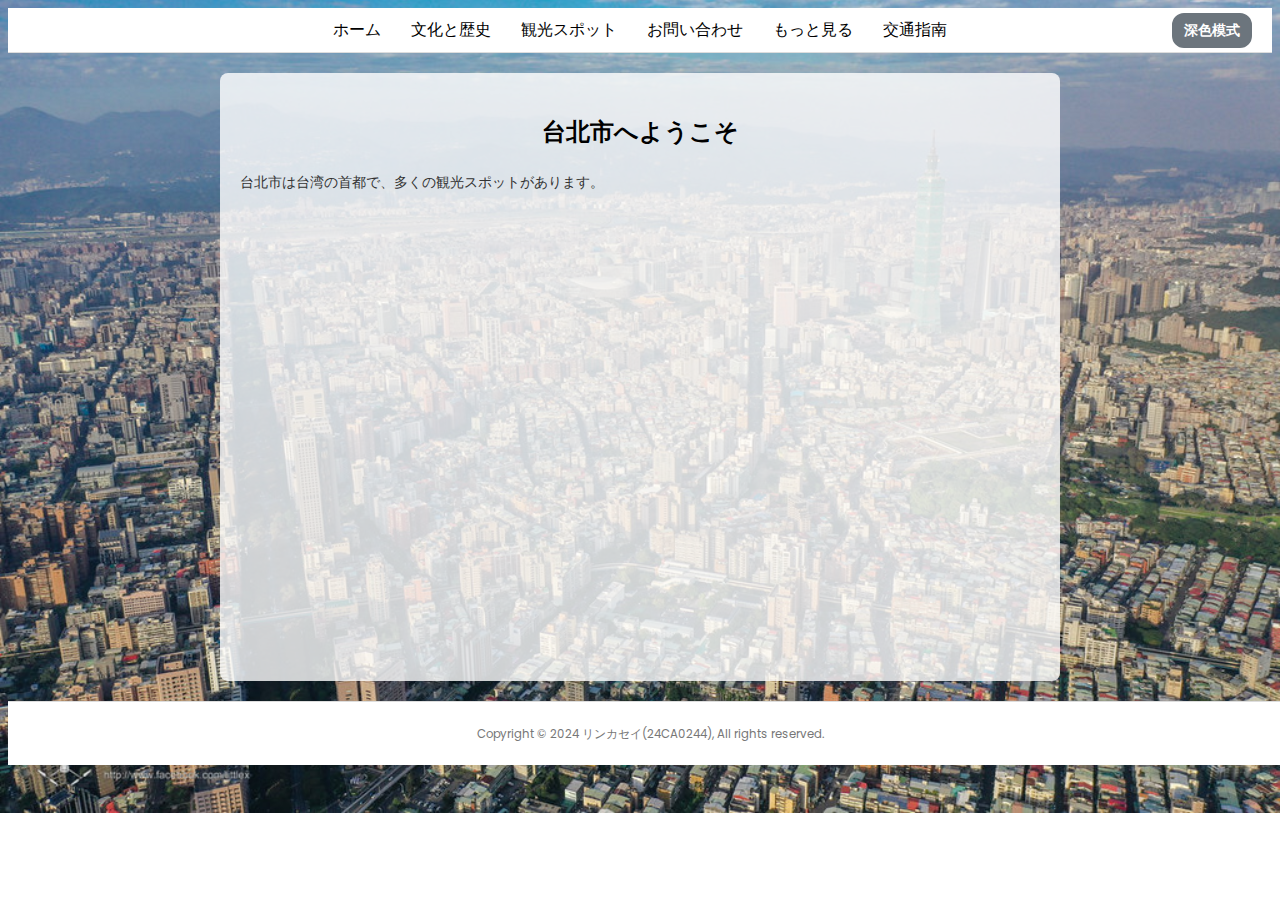
<file: index.html>
<!DOCTYPE html>
<html lang="ja">
<head>
    <meta charset="UTF-8">
    <title>台北市の紹介</title>
       <link href="https://fonts.googleapis.com/css2?family=Poppins:wght@400;700&display=swap" rel="stylesheet">
<meta name="viewport" content="width=device-width, initial-scale=1.0">
    <link rel="stylesheet" href="css/style.css">
    <style>
        body {
            background-image: url('images/background.jpg');
            background-size: cover;
            background-position: center;
            background-repeat: no-repeat;
            background-color: rgba(255, 255, 255, 0.5);
            background-blend-mode: darken;
        }
        
        main {
            background-color: rgba(255, 255, 255, 0.8); 
            padding: 20px;
            max-width: 800px;
            margin: 20px auto;
            border-radius: 8px;
        }
    </style>
</head>
<body id="homepage">
    <nav>
        <a href="index.html">ホーム</a>
        <a href="bunka.html">文化と歴史</a>
        <a href="meisho.html">観光スポット</a>
        <a href="contact.html">お問い合わせ</a>
        <a href="more.html">もっと見る</a>
        <a href="access.html">交通指南</a>
        <button id="theme-toggle" aria-label="Switch Theme" class="btn"><span>深色模式</span></button>
    </nav>

    <main>
        <h2>台北市へようこそ</h2>
        <p>台北市は台湾の首都で、多くの観光スポットがあります。</p>
        <iframe src="https://www.google.com/maps/embed?pb=!1m18!1m12!1m3!1d231391.76253771465!2d121.50637795!3d25.0172264!2m3!1f0!2f0!3f0!3m2!1i1024!2i768!4f13.1!3m3!1m2!1s0x3442ac72bce20a99%3A0x3f6a35cedd0ac2e0!2z5Y-w54Gj6Ie65YyX!5e0!3m2!1szh-TW!2sjp!4v1723628328343!5m2!1szh-TW!2sjp" width="600" height="450" style="border:0;" allowfullscreen="" loading="lazy" referrerpolicy="no-referrer-when-downgrade"></iframe>
    </main>

    <footer>
        <p><small>Copyright &copy; 2024 リンカセイ(24CA0244), All rights reserved.</small></p>
    </footer>

<script>
const themeToggleBtn = document.getElementById('theme-toggle');
const currentTheme = localStorage.getItem('theme') || 'light';

if (currentTheme === 'dark') {
    document.body.classList.add('dark-mode');
}

themeToggleBtn.addEventListener('click', () => {
    document.body.classList.toggle('dark-mode');
    const theme = document.body.classList.contains('dark-mode') ? 'dark' : 'light';
    localStorage.setItem('theme', theme);
});
</script>
</body>
</html>
</file>
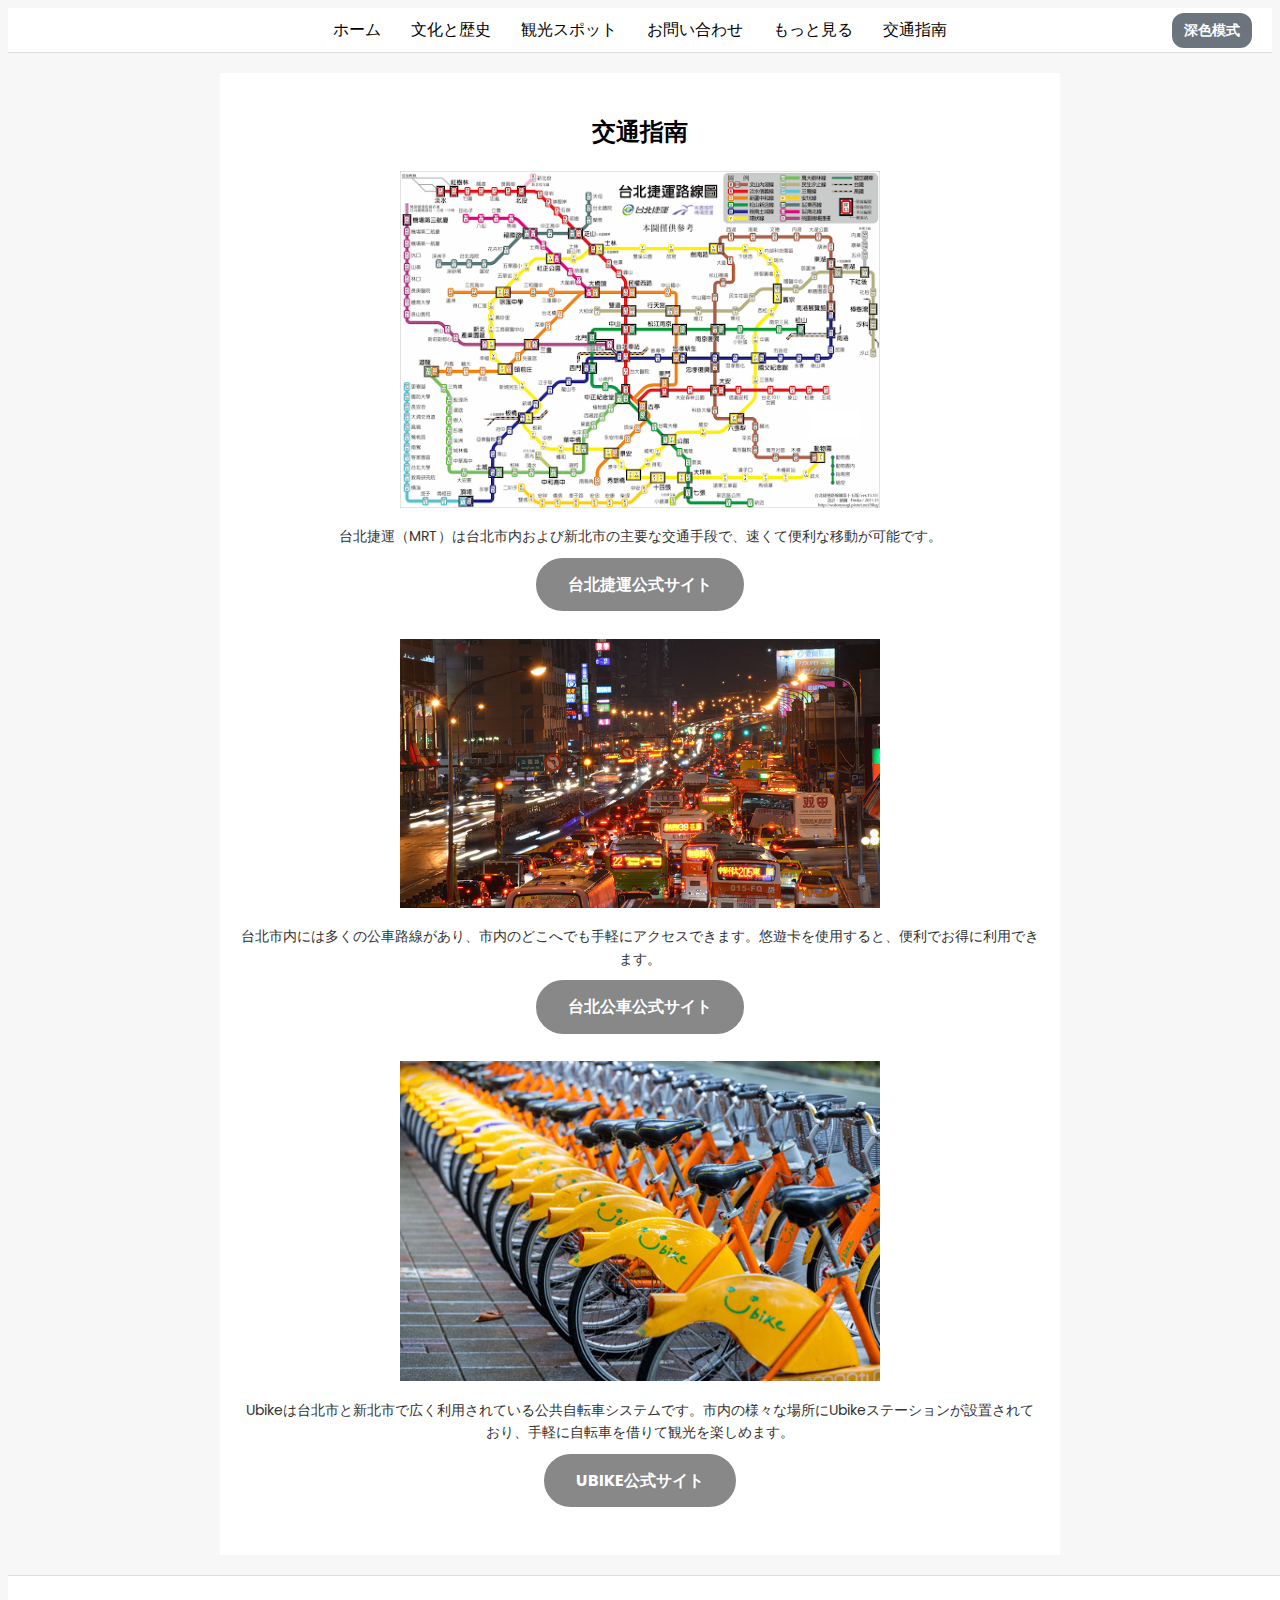
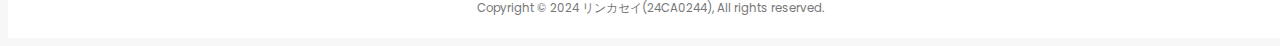
<file: access.html>
<!DOCTYPE html>
<html lang="ja">
<head>
    <meta charset="UTF-8">
    <title>交通指南</title>
       <link href="https://fonts.googleapis.com/css2?family=Poppins:wght@400;700&display=swap" rel="stylesheet">
<meta name="viewport" content="width=device-width, initial-scale=1.0">
    <link rel="stylesheet" href="css/style.css">
</head>
<body>
    <nav>
        <a href="index.html">ホーム</a>
        <a href="bunka.html">文化と歴史</a>
        <a href="meisho.html">観光スポット</a>
        <a href="contact.html">お問い合わせ</a>
        <a href="more.html">もっと見る</a>
        <a href="access.html">交通指南</a>
        <button id="theme-toggle" aria-label="Switch Theme" class="btn"><span>深色模式</span></button>

    </nav>

    <main>
        <h2>交通指南</h2>
        <div class="image-box">
            <img src="images/taipei_mrt_map.jpg" alt="台北市捷運地図" class="small-images">
            <p>台北捷運（MRT）は台北市内および新北市の主要な交通手段で、速くて便利な移動が可能です。</p>
            <a href="https://www.metro.taipei/default.aspx" class="btn btn-blue" target="_blank">台北捷運公式サイト</a>
        </div>
        <div class="image-box">
            <img src="images/bus.jpg" alt="台北市公車" class="small-images">
            <p>台北市内には多くの公車路線があり、市内のどこへでも手軽にアクセスできます。悠遊卡を使用すると、便利でお得に利用できます。</p>
            <a href="https://ebus.gov.taipei/" class="btn btn-blue" target="_blank">台北公車公式サイト</a>
        </div>
        <div class="image-box">
            <img src="images/ubike.jpg" alt="Ubikeの写真" class="small-images">
            <p>Ubikeは台北市と新北市で広く利用されている公共自転車システムです。市内の様々な場所にUbikeステーションが設置されており、手軽に自転車を借りて観光を楽しめます。</p>
            <a href="https://www.youbike.com.tw/region/main/" class="btn btn-blue" target="_blank">Ubike公式サイト</a>
        </div>
    </main>

    <footer>
        <p><small>Copyright &copy; 2024 リンカセイ(24CA0244), All rights reserved.</small></p>
    </footer>

<script>
const themeToggleBtn = document.getElementById('theme-toggle');
const currentTheme = localStorage.getItem('theme') || 'light';

if (currentTheme === 'dark') {
    document.body.classList.add('dark-mode');
}

themeToggleBtn.addEventListener('click', () => {
    document.body.classList.toggle('dark-mode');
    const theme = document.body.classList.contains('dark-mode') ? 'dark' : 'light';
    localStorage.setItem('theme', theme);
});
</script>
</body>
</html>
</file>
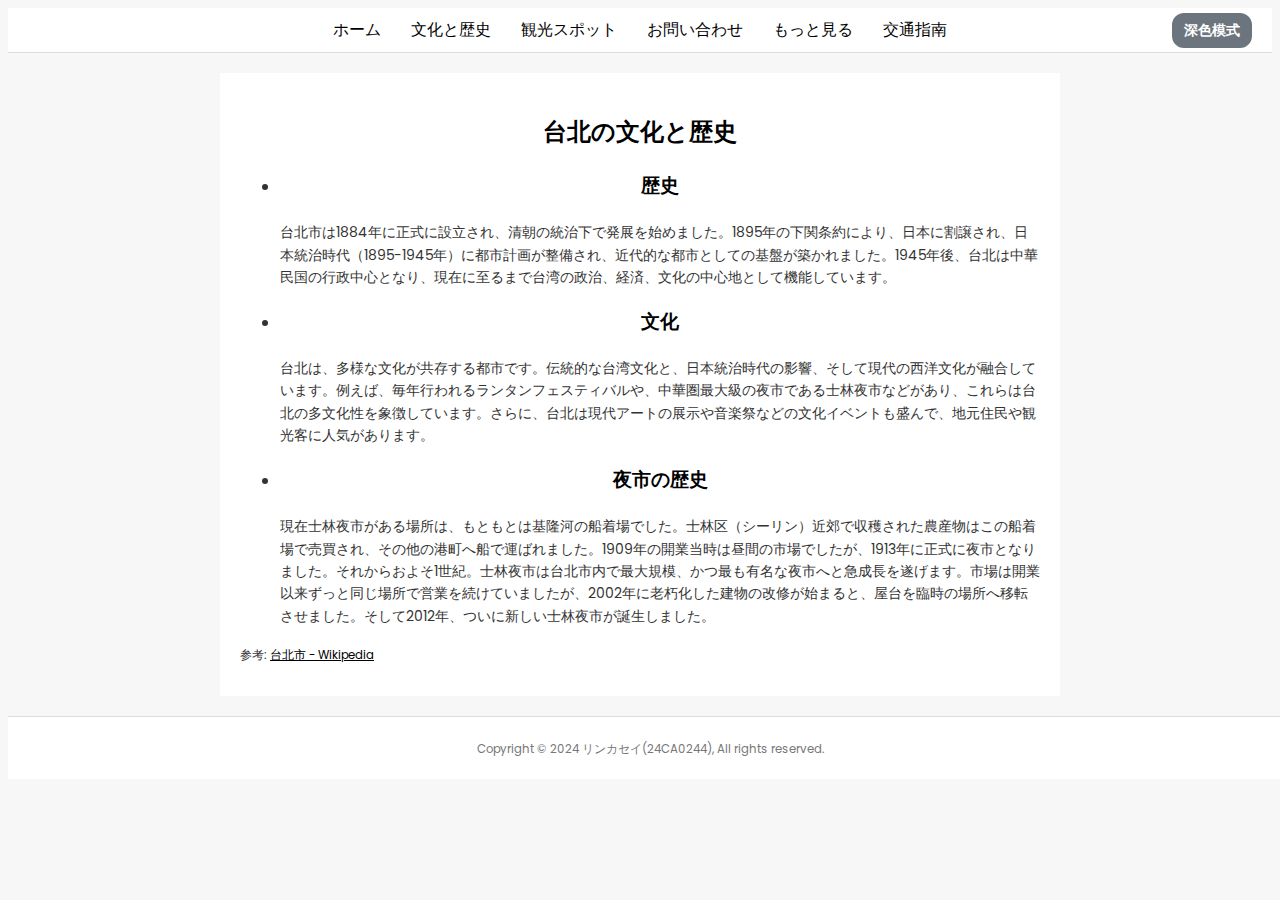
<file: bunka.html>
<!DOCTYPE html>
<html lang="ja">
<head>
    <meta charset="UTF-8">
    <title>台北の文化と歴史</title>
       <link href="https://fonts.googleapis.com/css2?family=Poppins:wght@400;700&display=swap" rel="stylesheet">
<meta name="viewport" content="width=device-width, initial-scale=1.0">
    <link rel="stylesheet" href="css/style.css">
</head>
<body>
    <nav>
        <a href="index.html">ホーム</a>
        <a href="bunka.html">文化と歴史</a>
        <a href="meisho.html">観光スポット</a>
        <a href="contact.html">お問い合わせ</a>
        <a href="more.html">もっと見る</a>
        <a href="access.html">交通指南</a>
        <button id="theme-toggle" aria-label="Switch Theme" class="btn"><span>深色模式</span></button>
    </nav>

    <main>
        <h2>台北の文化と歴史</h2>
        
        <ul>
            <li>
                <h3>歴史</h3>
                <p>台北市は1884年に正式に設立され、清朝の統治下で発展を始めました。1895年の下関条約により、日本に割譲され、日本統治時代（1895-1945年）に都市計画が整備され、近代的な都市としての基盤が築かれました。1945年後、台北は中華民国の行政中心となり、現在に至るまで台湾の政治、経済、文化の中心地として機能しています。</p>
            </li>
            <li>
                <h3>文化</h3>
                <p>台北は、多様な文化が共存する都市です。伝統的な台湾文化と、日本統治時代の影響、そして現代の西洋文化が融合しています。例えば、毎年行われるランタンフェスティバルや、中華圏最大級の夜市である士林夜市などがあり、これらは台北の多文化性を象徴しています。さらに、台北は現代アートの展示や音楽祭などの文化イベントも盛んで、地元住民や観光客に人気があります。</p>
            </li>
            <li>
                <h3>夜市の歴史</h3>
                <p>現在士林夜市がある場所は、もともとは基隆河の船着場でした。士林区（シーリン）近郊で収穫された農産物はこの船着場で売買され、その他の港町へ船で運ばれました。1909年の開業当時は昼間の市場でしたが、1913年に正式に夜市となりました。それからおよそ1世紀。士林夜市は台北市内で最大規模、かつ最も有名な夜市へと急成長を遂げます。市場は開業以来ずっと同じ場所で営業を続けていましたが、2002年に老朽化した建物の改修が始まると、屋台を臨時の場所へ移転させました。そして2012年、ついに新しい士林夜市が誕生しました。</p>
            </li>
        </ul>

<p><small>参考: <a class="custom-link" href="https://zh.wikipedia.org/wiki/%E8%87%BA%E5%8C%97%E5%B8%82" target="_blank" >台北市 - Wikipedia</a></small></p>
    </main>
    <footer>
        <p><small>Copyright &copy; 2024 リンカセイ(24CA0244), All rights reserved.</small></p>
    </footer>
<script>
const themeToggleBtn = document.getElementById('theme-toggle');
const currentTheme = localStorage.getItem('theme') || 'light';

if (currentTheme === 'dark') {
    document.body.classList.add('dark-mode');
}

themeToggleBtn.addEventListener('click', () => {
    document.body.classList.toggle('dark-mode');
    const theme = document.body.classList.contains('dark-mode') ? 'dark' : 'light';
    localStorage.setItem('theme', theme);
});
</script>
</body>
</html>
</file>
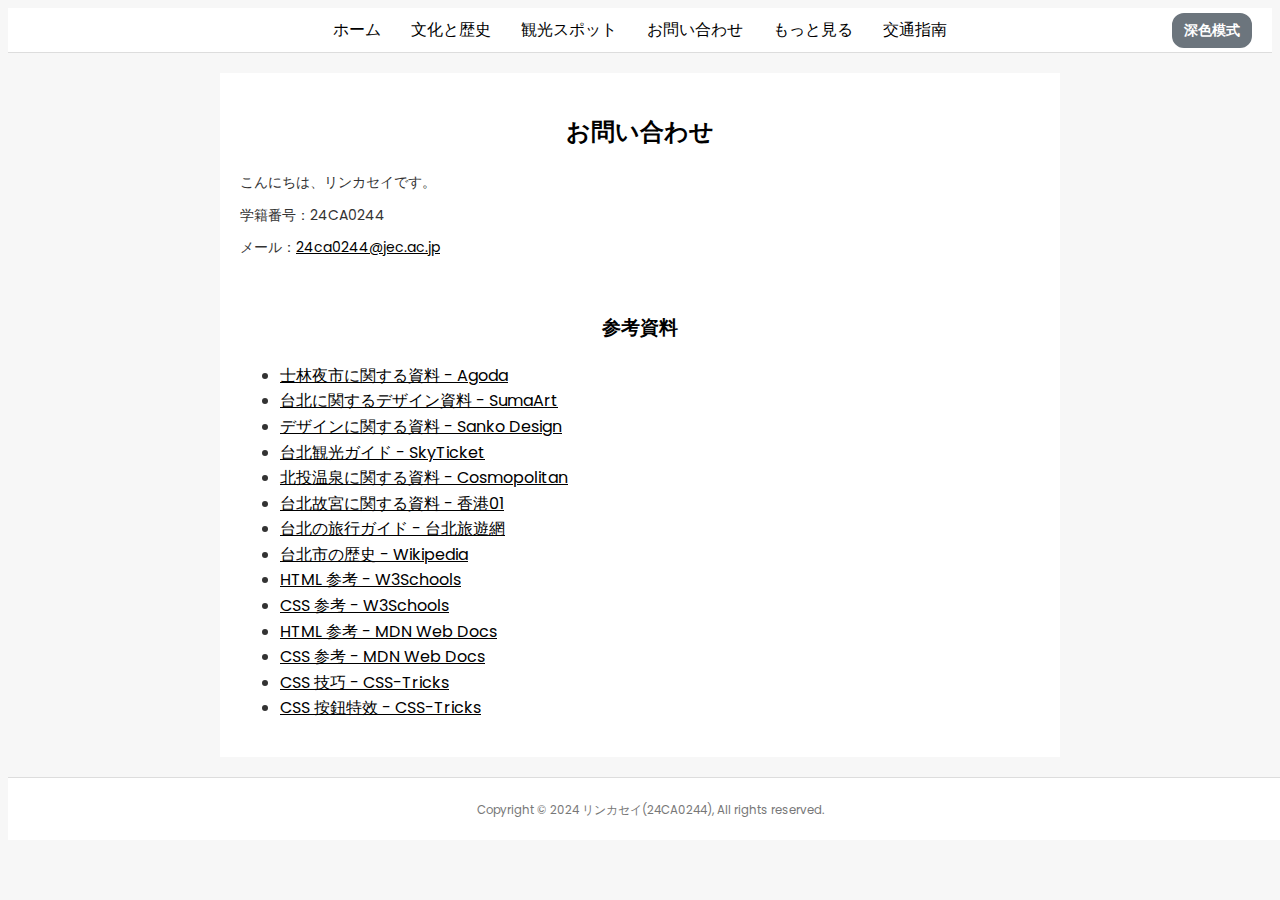
<file: contact.html>
<!DOCTYPE html>
<html lang="ja">
<head>
    <meta charset="UTF-8">
    <title>お問い合わせ</title>
       <link href="https://fonts.googleapis.com/css2?family=Poppins:wght@400;700&display=swap" rel="stylesheet">
<meta name="viewport" content="width=device-width, initial-scale=1.0">
    <link rel="stylesheet" href="css/style.css">
</head>
<body>
    <nav>
        <a href="index.html">ホーム</a>
        <a href="bunka.html">文化と歴史</a>
        <a href="meisho.html">観光スポット</a>
        <a href="contact.html">お問い合わせ</a>
        <a href="more.html">もっと見る</a>
        <a href="access.html">交通指南</a>
        <button id="theme-toggle" aria-label="Switch Theme" class="btn"><span>深色模式</span></button>
    </nav>

    <main>
        <h2>お問い合わせ</h2>
        <p>こんにちは、リンカセイです。</p>
        <p>学籍番号：24CA0244</p>
        <p>メール：<a href="mailto:24ca0244@jec.ac.jp"  class="custom-link">24ca0244@jec.ac.jp</a></p>
<br>
    <h3>参考資料</h3>
<ul>
    <li><a class="custom-link" href="https://www.agoda.com/ja-jp/travel-guides/taiwan/taipei/shilin-night-market-must-visit-attraction-taiwan/?cid=-218" target="_blank">士林夜市に関する資料 - Agoda</a></li>
    <li><a class="custom-link" href="https://nn.sumaart.com/share/327.html" target="_blank">台北に関するデザイン資料 - SumaArt</a></li>
    <li><a class="custom-link" href="https://sankoudesign.com/" target="_blank">デザインに関する資料 - Sanko Design</a></li>
    <li><a class="custom-link" href="https://skyticket.jp/guide/382915/" target="_blank">台北観光ガイド - SkyTicket</a></li>
    <li><a class="custom-link" href="https://www.cosmopolitan.com/tw/lifestyle/travel/g35210256/beitou-hot-spring-20210217/" target="_blank">北投温泉に関する資料 - Cosmopolitan</a></li>
    <li><a class="custom-link" href="https://www.hk01.com/%E7%86%B1%E7%88%86%E8%A9%B1%E9%A1%8C/12277/%E5%8F%B0%E5%8C%97%E6%95%85%E5%AE%AE-%E6%96%87%E7%89%A9%E4%B8%8D%E6%9C%83-%E6%AD%B8%E9%82%84-%E5%A4%A7%E9%99%B8-%E5%85%A7%E5%9C%B0%E7%B6%B2%E5%8F%8B-%E5%AE%89%E5%BF%83%E4%BA%86" target="_blank">台北故宮に関する資料 - 香港01</a></li>
    <li><a class="custom-link" href="https://www.travel.taipei/zh-tw/tour/hellotaipei" target="_blank">台北の旅行ガイド - 台北旅遊網</a></li>
    <li><a class="custom-link" href="https://zh.wikipedia.org/wiki/%E8%87%BA%E5%8C%97%E5%B8%82%E6%AD%B7%E5%8F%B2" target="_blank">台北市の歴史 - Wikipedia</a></li>
    <li><a class="custom-link" href="https://www.w3schools.com/html/" target="_blank">HTML 参考 - W3Schools</a></li>
    <li><a class="custom-link" href="https://www.w3schools.com/css/" target="_blank">CSS 参考 - W3Schools</a></li>
    <li><a class="custom-link" href="https://developer.mozilla.org/en-US/docs/Web/HTML" target="_blank">HTML 参考 - MDN Web Docs</a></li>
    <li><a class="custom-link" href="https://developer.mozilla.org/en-US/docs/Web/CSS" target="_blank">CSS 参考 - MDN Web Docs</a></li>
    <li><a class="custom-link" href="https://css-tricks.com/guides/" target="_blank">CSS 技巧 - CSS-Tricks</a></li>
    <li><a class="custom-link" href="https://blog.tarswork.com/post/a-selection-of-cool-css-button-effects" target="_blank"> CSS 按鈕特效 - CSS-Tricks</a></li>
</ul>
    </main>

    <footer>
        <p><small>Copyright &copy; 2024 リンカセイ(24CA0244), All rights reserved.</small></p>
    </footer>

<script>
const themeToggleBtn = document.getElementById('theme-toggle');
const currentTheme = localStorage.getItem('theme') || 'light';

if (currentTheme === 'dark') {
    document.body.classList.add('dark-mode');
}

themeToggleBtn.addEventListener('click', () => {
    document.body.classList.toggle('dark-mode');
    const theme = document.body.classList.contains('dark-mode') ? 'dark' : 'light';
    localStorage.setItem('theme', theme);
});
</script>
</body>
</html>
</file>
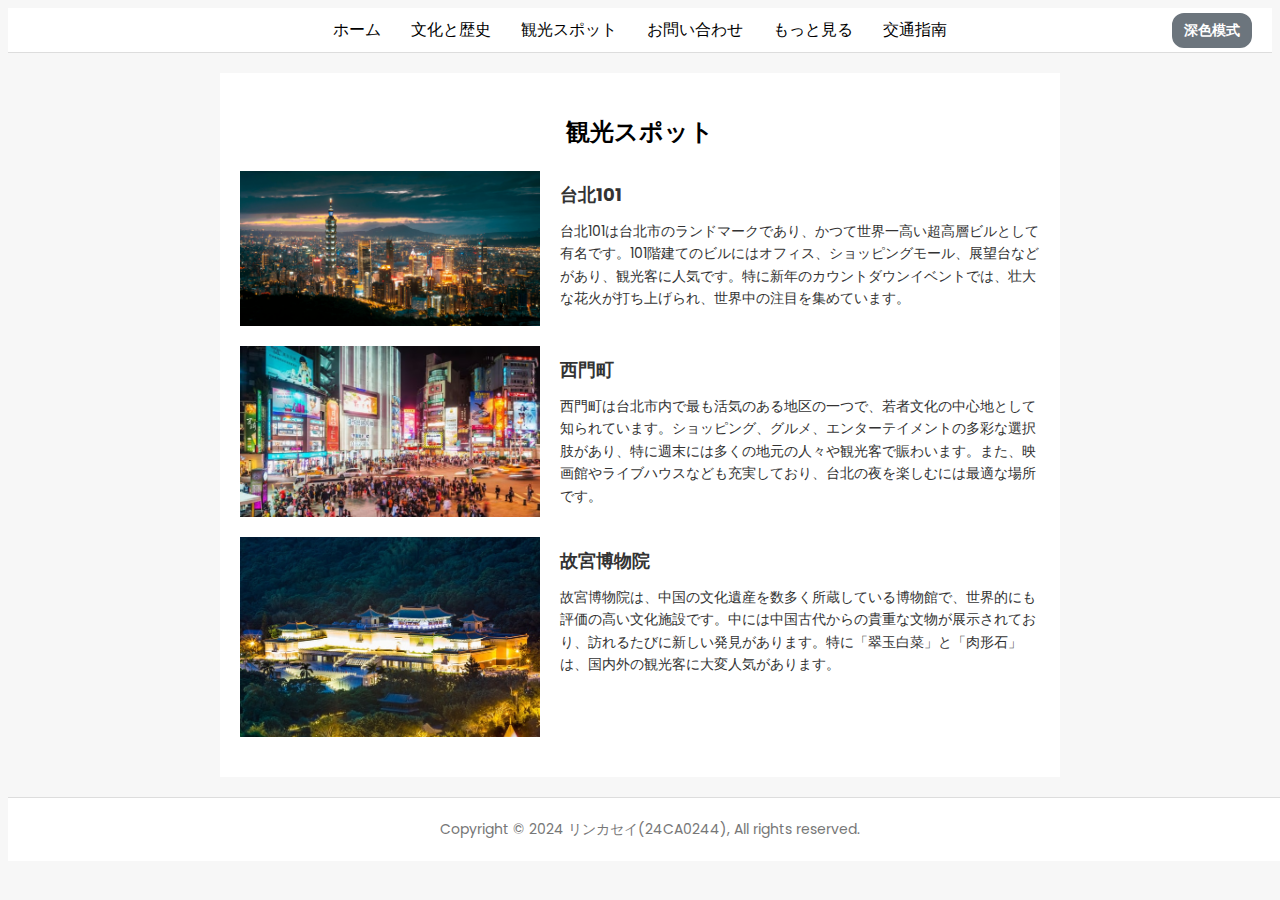
<file: meisho.html>
<!DOCTYPE html>
<html lang="ja">
<head>
    <meta charset="UTF-8">
    <title>観光スポット</title>
       <link href="https://fonts.googleapis.com/css2?family=Poppins:wght@400;700&display=swap" rel="stylesheet">
<meta name="viewport" content="width=device-width, initial-scale=1.0">
    <link rel="stylesheet" href="css/style.css">
    <style>
        .spot {
            display: flex;
            margin-bottom: 20px;
        }
        .spot img {
            width: 300px;
            margin-right: 20px;
        }
        .spot p {
            flex: 1;
        }
        .spot p strong {
            display: block;
            margin-bottom: 10px;
            font-size: 18px;
        }
    </style>
</head>
<body>
    <nav>
        <a href="index.html">ホーム</a>
        <a href="bunka.html">文化と歴史</a>
        <a href="meisho.html">観光スポット</a>
        <a href="contact.html">お問い合わせ</a>
        <a href="more.html">もっと見る</a>
        <a href="access.html">交通指南</a>
        <button id="theme-toggle" aria-label="Switch Theme" class="btn"><span>深色模式</span></button>
    </nav>

    <main>
        <h2>観光スポット</h2>

        <div class="spot">
            <img src="images/taipei101.jpg" alt="台北101の写真">
            <p><strong>台北101</strong>台北101は台北市のランドマークであり、かつて世界一高い超高層ビルとして有名です。101階建てのビルにはオフィス、ショッピングモール、展望台などがあり、観光客に人気です。特に新年のカウントダウンイベントでは、壮大な花火が打ち上げられ、世界中の注目を集めています。</p>
        </div>

        <div class="spot">
            <img src="images/ximen.jpg" alt="西門町の写真">
            <p><strong>西門町</strong>西門町は台北市内で最も活気のある地区の一つで、若者文化の中心地として知られています。ショッピング、グルメ、エンターテイメントの多彩な選択肢があり、特に週末には多くの地元の人々や観光客で賑わいます。また、映画館やライブハウスなども充実しており、台北の夜を楽しむには最適な場所です。</p>
        </div>

        <div class="spot">
            <img src="images/palace_museum.jpg" alt="故宮博物院の写真">
            <p><strong>故宮博物院</strong>故宮博物院は、中国の文化遺産を数多く所蔵している博物館で、世界的にも評価の高い文化施設です。中には中国古代からの貴重な文物が展示されており、訪れるたびに新しい発見があります。特に「翠玉白菜」と「肉形石」は、国内外の観光客に大変人気があります。</p>
        </div>
    </main>

    <footer>
        <p>Copyright &copy; 2024 リンカセイ(24CA0244), All rights reserved.</p>
    </footer>
<script>
const themeToggleBtn = document.getElementById('theme-toggle');
const currentTheme = localStorage.getItem('theme') || 'light';

if (currentTheme === 'dark') {
    document.body.classList.add('dark-mode');
}

themeToggleBtn.addEventListener('click', () => {
    document.body.classList.toggle('dark-mode');
    const theme = document.body.classList.contains('dark-mode') ? 'dark' : 'light';
    localStorage.setItem('theme', theme);
});
</script>
</body>
</html>
</file>
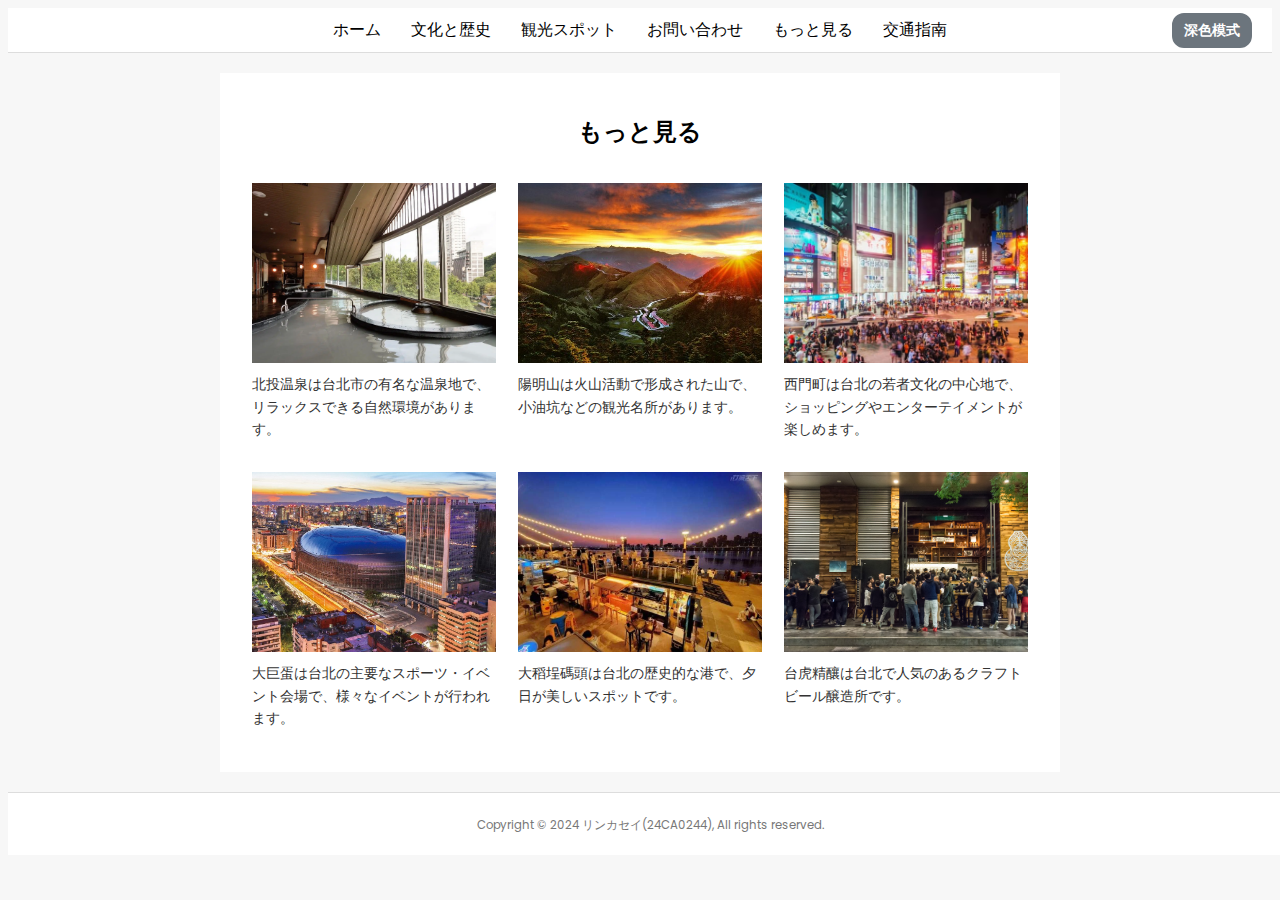
<file: more.html>
<!DOCTYPE html>
<html lang="ja">
<head>
    <meta charset="UTF-8">
    <title>もっと見る</title>
       <link href="https://fonts.googleapis.com/css2?family=Poppins:wght@400;700&display=swap" rel="stylesheet">
<meta name="viewport" content="width=device-width, initial-scale=1.0">
    <link rel="stylesheet" href="css/style.css">
    <style>
        .images2 {
            width: 100%;
        }

        .images2 td {
            width: 33.33%;
            padding: 10px;
            box-sizing: border-box;
            vertical-align: top;
        }

        .images2 img {
            width: 100%;
            height: 180px;
            object-fit: cover;
            display: block;
            margin: 0 auto;
        }

        .px {
            display: inline-block;
            width: 20px;
        }
    </style>
</head>
<body>
    <nav>
        <a href="index.html">ホーム</a>
        <a href="bunka.html">文化と歴史</a>
        <a href="meisho.html">観光スポット</a>
        <a href="contact.html">お問い合わせ</a>
        <a href="more.html">もっと見る</a>
        <a href="access.html">交通指南</a>
        <button id="theme-toggle" aria-label="Switch Theme" class="btn"><span>深色模式</span></button>
    </nav>

    <main>
        <h2>もっと見る</h2>
        <table class="images2">
            <tr>
                <td>
                    <img src="images/hot-springs.jpg" alt="北投温泉の写真">
                    <p>北投温泉は台北市の有名な温泉地で、リラックスできる自然環境があります。</p>
                </td>
                <td>
                    <img src="images/yangmingshan.jpg" alt="陽明山の写真">
                    <p>陽明山は火山活動で形成された山で、小油坑などの観光名所があります。</p>
                </td>
                <td>
                    <img src="images/ximen.jpg" alt="西門町の写真">
                    <p>西門町は台北の若者文化の中心地で、ショッピングやエンターテイメントが楽しめます。</p>
                </td>
            </tr>
            <tr>
                <td>
                    <img src="images/taipei_dome.jpg" alt="大巨蛋の写真">
                    <p>大巨蛋は台北の主要なスポーツ・イベント会場で、様々なイベントが行われます。</p>
                </td>
                <td>
                    <img src="images/dadaocheng_wharf.jpg" alt="大稻埕碼頭の写真">
                    <p>大稻埕碼頭は台北の歴史的な港で、夕日が美しいスポットです。</p>
                </td>
                <td>
                    <img src="images/taihu_brewing.jpg" alt="台虎精釀の写真">
                    <p>台虎精釀は台北で人気のあるクラフトビール醸造所です。</p>
                </td>
            </tr>
        </table>
    </main>

    <footer>
        <p><small>Copyright &copy; 2024 リンカセイ(24CA0244), All rights reserved.</small></p>
    </footer>

<script>
const themeToggleBtn = document.getElementById('theme-toggle');
const currentTheme = localStorage.getItem('theme') || 'light';

if (currentTheme === 'dark') {
    document.body.classList.add('dark-mode');
}

themeToggleBtn.addEventListener('click', () => {
    document.body.classList.toggle('dark-mode');
    const theme = document.body.classList.contains('dark-mode') ? 'dark' : 'light';
    localStorage.setItem('theme', theme);
});
</script>
</body>
</html>
</file>
<file: css/style.css>
body {
    font-family: 'Poppins', sans-serif;
    font-size: 16px;
    background-color: #f7f7f7;
    color: #333;
    line-height: 1.6;
    cursor: url('../images/taiwan-icon.ico'), auto;
}

body.dark-mode {
    background-color: #333;
    color: #f7f7f7;
    cursor: url('../images/taiwan-icon_black.ico'), auto;
}

#theme-toggle {
    background-color: #6c757d;
    color: #fff;
    border: 2px solid #6c757d;
    border-radius: 12px;
    padding: 5px 10px;
    font-size: 14px;
    font-weight: bold;
    cursor: pointer;
    transition: background-color 0.4s ease, color 0.4s ease;
    position: absolute;
    right: 20px;
}

#theme-toggle:hover {
    background-color: #fff;
    color: #6c757d;
    border-color: #6c757d;
}

body.dark-mode #theme-toggle {
    background-color: #888888;
    color: #ffffff;
    border-color: #888888;
}

nav {
    background-color: #ffffff;
    padding: 10px;
    text-align: center;
    border-bottom: 1px solid #ddd;
    display: flex;
    justify-content: center;
    align-items: center;
    position: relative;
}

body.dark-mode nav {
    background-color: #444;
    border-bottom: 1px solid #555;
}

nav a {
    color: #000 !important;
    margin: 0 15px;
    font-size: 16px;
    text-decoration: none;
    line-height: 1.5;
}

body.dark-mode nav a {
    color: #f7f7f7 !important;
}

nav a:hover {
    text-decoration: underline;
}

main {
    padding: 20px;
    max-width: 800px;
    margin: 20px auto;
    background-color: #ffffff;
}

body.dark-mode main {
    background-color: rgba(51, 51, 51, 0.8);
}

h1, h2, h3 {
    color: #000;
    font-weight: 700;
    text-align: center;
    margin-bottom: 20px;
}

body.dark-mode h1, body.dark-mode h2, body.dark-mode h3 {
    color: #f7f7f7;
}

p {
    font-size: 14px;
    line-height: 1.6;
    margin: 10px 0;
}

#homepage {
    background-image: url('../images/background.jpg');
    background-size: cover;
    background-repeat: no-repeat;
    background-position: center;
}

#homepage.dark-mode {
    background-image: url('../images/background.jpg');
    background-color: rgba(0, 0, 0, 0.3);
    color: #f7f7f7;
}

.images {
    width: 100%;
}

.image-box {
    margin-bottom: 20px;
    text-align: center;
}



.image-box img {
    width: 60%;
    height: auto;
    object-fit: cover;
    max-width: 100%;
}

.images2 {
    width: 100%;
    overflow: hidden;
}

.images2 .image-box {
    float: left;
    width: 32%;
    margin: 1%;
    text-align: center;
}

.images2 .image-box img {
    width: 100%;
    height: auto;
    display: block;
    object-fit: contain;
}

footer {
    background-color: #ffffff;
    color: #777;
    text-align: center;
    padding: 10px;
    margin-top: 20px;
    border-top: 1px solid #ddd;
    font-size: 12px;
    position: relative;
    width: 100%;
    bottom: 0;
}

body.dark-mode footer {
    background-color: #444;
    color: #aaa;
    border-top: 1px solid #555;
}

a.custom-link {
    color: #000 !important;
}

a.custom-link:visited {
    color: #0056b3 !important;
}

body.dark-mode a.custom-link {
    color: #1e90ff !important;
}

body.dark-mode a.custom-link:visited {
    color: #ccc !important;
}

.btn {
    position: relative;
    display: inline-block;
    padding: 12px 30px;
    font-size: 16px;
    font-weight: bold;
    font-family: 'Poppins', sans-serif;
    color: #ffffff;
    text-transform: uppercase;
    text-decoration: none;
    text-align: center;
    background-color: #888888;
    border: 2px solid #888888;
    border-radius: 50px;
    transition: all 0.4s ease;
    overflow: hidden;
}

.btn:before {
    content: '';
    position: absolute;
    top: 50%;
    left: 50%;
    width: 300%;
    height: 300%;
    background-color: rgba(255, 255, 255, 0.1);
    border-radius: 50%;
    transition: all 0.75s ease;
    transform: translate(-50%, -50%) scale(0);
}

.btn:hover {
    color: #888888;
    background-color: #fff;
    border-color: #888888;
}

.btn:hover:before {
    transform: translate(-50%, -50%) scale(1);
}

.btn span {
    position: relative;
    z-index: 1;
}

body.dark-mode .btn {
    background-color: #888888;
    color: #ffffff;
    border-color: #888888;
}

body.dark-mode .btn:hover {
    color: #888888;
    background-color: #fff;
    border-color: #888888;
}



/* 404 頁面專用樣式 */
.page-404 {
    margin-bottom: 20px;
    text-align: center;
    background-color: transparent !important;

}





.page-404 img {
    width: 60%;
    height: auto;
    object-fit: cover;
    max-width: 100%;
}


.custom-404 {
    position: relative;
    z-index: 1;
    min-width: 300px; /* 更短的寬度 */
    background-color: rgba(68, 68, 68, 0.6); /* 與深色模式匹配的背景色 */
    overflow: hidden;
        padding: 12px 20px;
    text-decoration: none;
    color: #ffffff;
    font-weight: bold;
    font-family: 'Poppins', sans-serif;
    border-radius: 25px; /* 鈍角設計 */
    border: 2px solid #888888;
    text-align: center;
    transition: all 0.4s ease;
}


.custom-404-main
{
    background-color: transparent
}


.custom-404 span {
    color: #ffffff;
    font-size: 1rem;
    font-weight: bold;
    text-align: left;
    text-decoration: none;
    text-transform: uppercase;
    padding-left: 35px;
    display: block;
    transform: scaleX(0.6);
    transform-origin: center left;
    transition: color 0.3s ease;
    position: relative;
    z-index: 1;
}

.custom-404 em {
    position: absolute;
    height: 1px;
    width: 47%;
    right: 23px;
    top: 50%;
    background: #ffffff;
    transform: scaleX(0.25);
    transform-origin: center right;
    transition: all 0.3s ease;
    z-index: 1;
}

.custom-404:before,
.custom-404:after {
    content: '';
    position: absolute;
    height: 50%;
    width: 0;
    background: #ffffff;
    transition: 0.3s cubic-bezier(0.785, 0.135, 0.15, 0.86);
}

.custom-404:before {
    top: 0;
    left: 0;
    right: auto;
}

.custom-404:after {
    bottom: 0;
    right: 0;
    left: auto;
}

.custom-404:hover:before {
    width: 100%;
    right: 0;
    left: auto;
}

.custom-404:hover:after {
    width: 100%;
    left: 0;
    right: auto;
}

.custom-404:hover span {
    color: #000000;
}

.custom-404:hover em {
    background: #000;
    transform: scaleX(1);
}


/* 手機版調整 */
@media screen and (max-width: 768px) {
    /* 深色模式按鈕調整 */
    .theme-toggle-btn {
        position: fixed;
        bottom: 20px;
        right: 20px;
        z-index: 1000;
        background-color: #444;
        color: #fff;
        border-radius: 25px;
        padding: 10px 15px;
        font-size: 14px;
        box-shadow: 0px 4px 6px rgba(0, 0, 0, 0.1);
    }

    /* 內容區塊單列排版 */
    .content-section {
        display: block;
        width: 100%;
        padding: 10px;
        text-align: center;
    }

    /* 圖片及地圖自適應 */
    img, iframe {
        width: 100%;
        height: auto;
        max-width: 100%;
        margin: 0 auto;
        display: block;
    }

    /* 調整文章圖片大小 */
    .article-image {
        width: 95%;
        height: auto;
        margin: 0 auto 20px auto;
    }

    /* 內容區塊 */
    .content-wrapper {
        padding: 10px;
        padding-bottom: 70px; /* 避免被底部的 footer 覆蓋 */
    }

    /* 頁面背景調整 */
    body {
        background-color: #222; /* 深色模式背景色 */
        color: #f0f0f0; /* 深色模式文字色 */
    }

    /* 文字及鏈結的對比顏色調整 */
    a, a:visited {
        color: #1e90ff;
    }

    /* 確保所有內容都能自適應窄螢幕 */
    .container, .main-content {
        width: 100%;
        margin: 0 auto;
        padding: 0 10px;
    }

    /* 調整分頁選單避免遮擋 */
    .menu-toggle {
        z-index: 1001;
    }

    /* 修正圖片和文字的間距 */
    .article-content img {
        margin-bottom: 15px;
    }

    /* Copyright 區域固定在頁面最底部 */
    .footer {
        position: relative;
        bottom: 0;
        width: 100%;
        background-color: #333;
        color: #fff;
        text-align: center;
        padding: 10px 0;
        font-size: 12px;
        z-index: 1000;
    }
}
</file>
